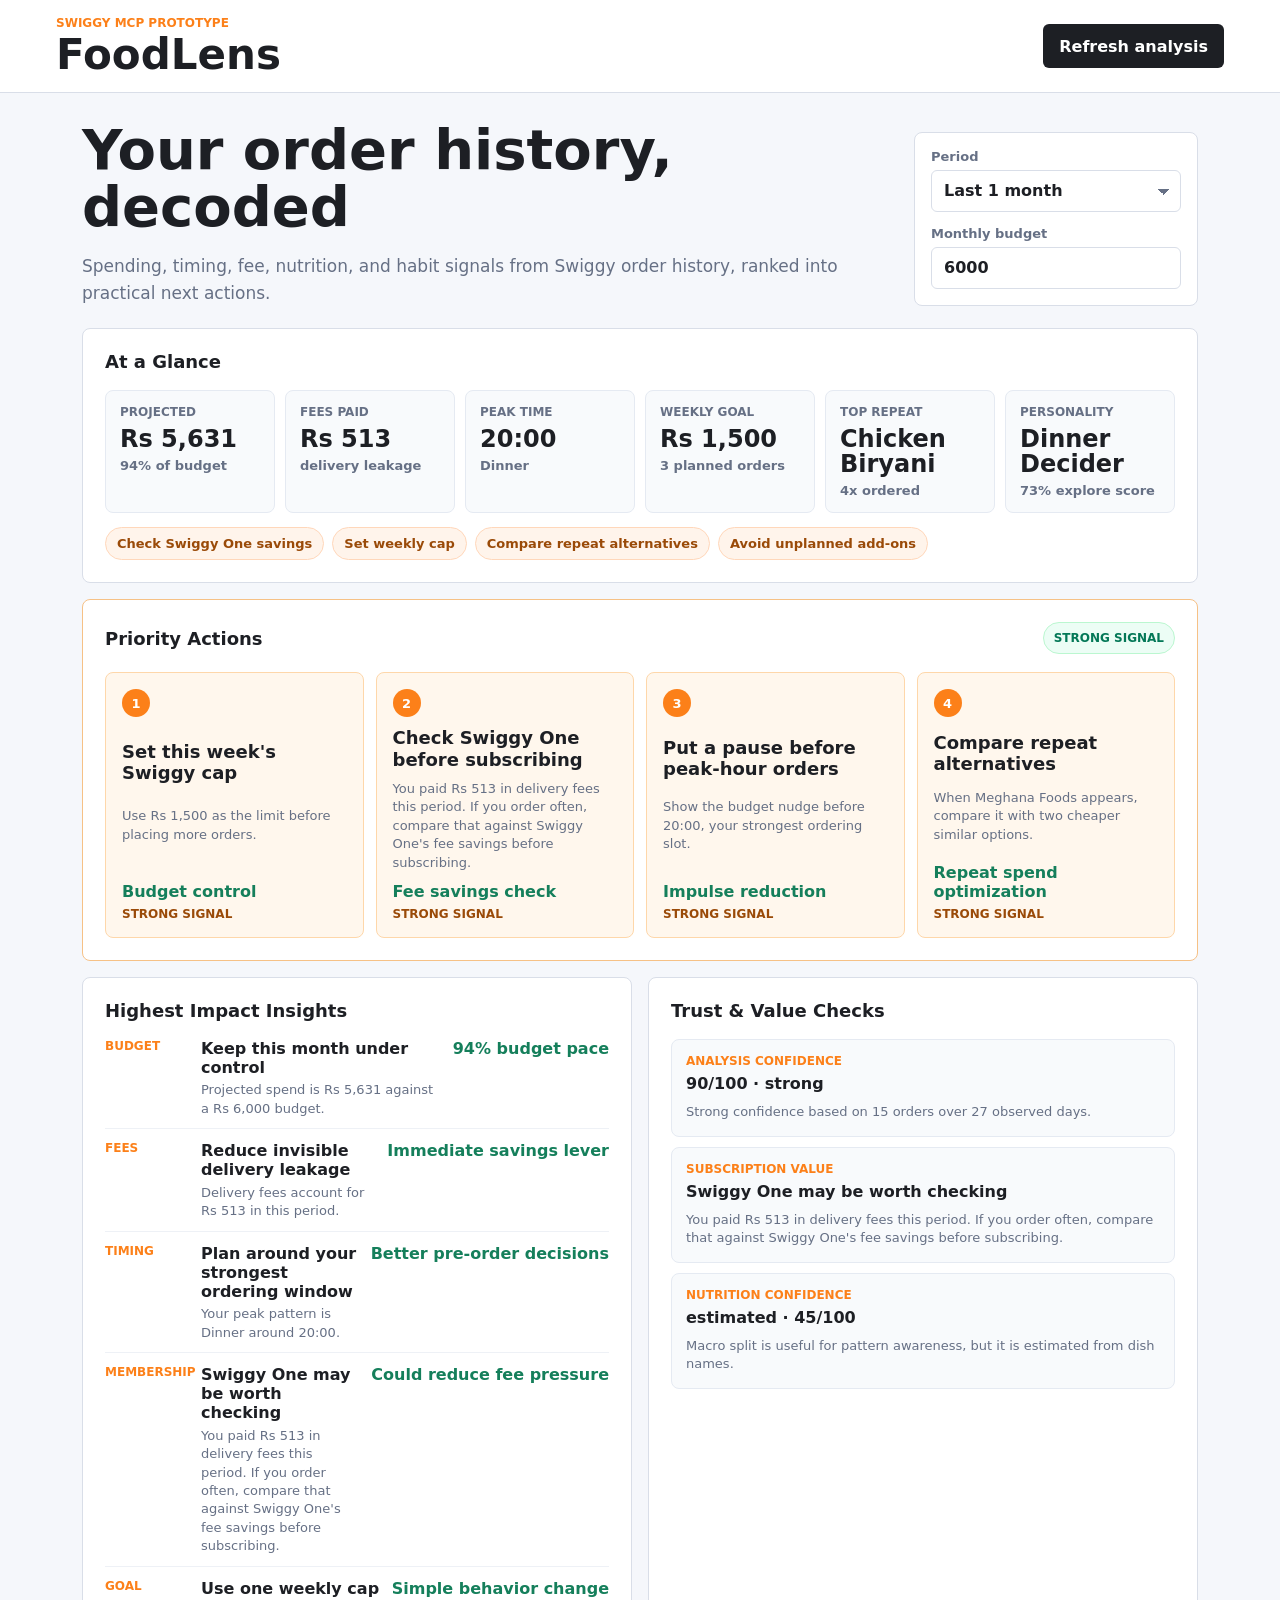
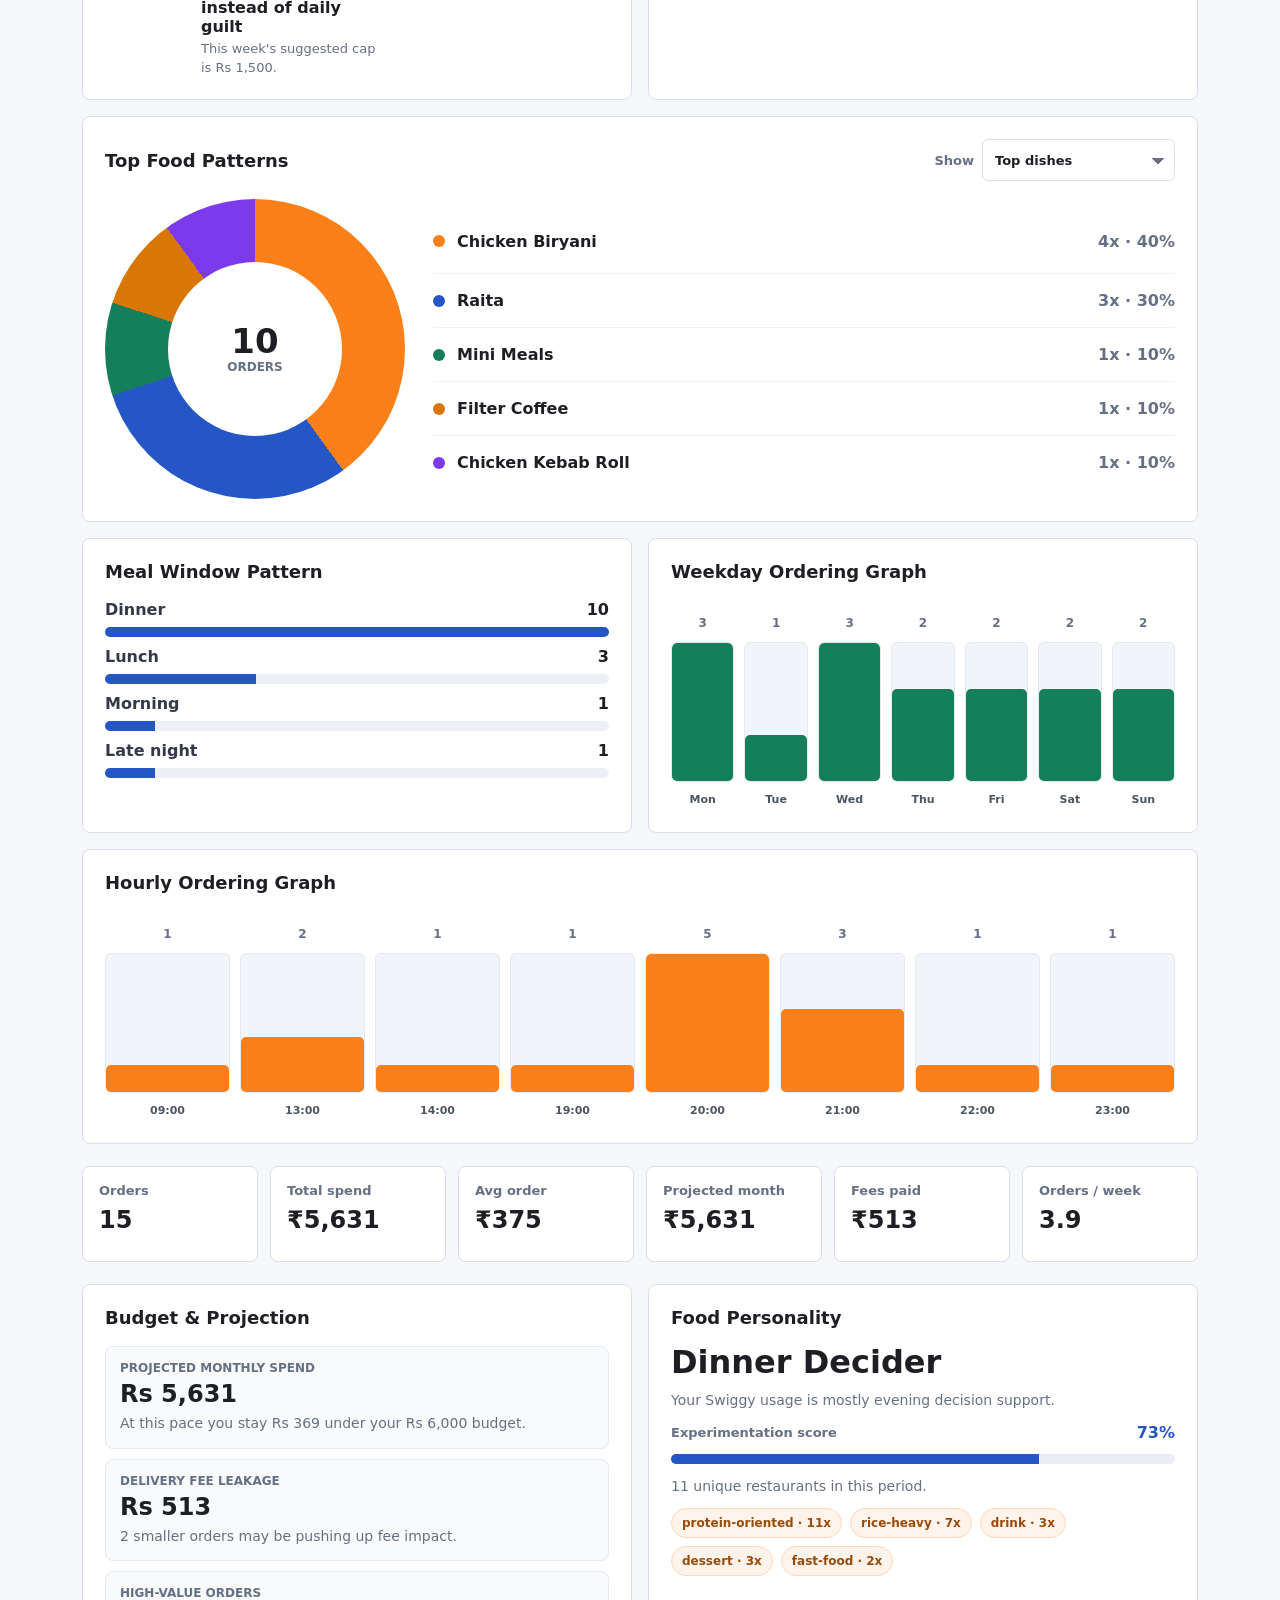
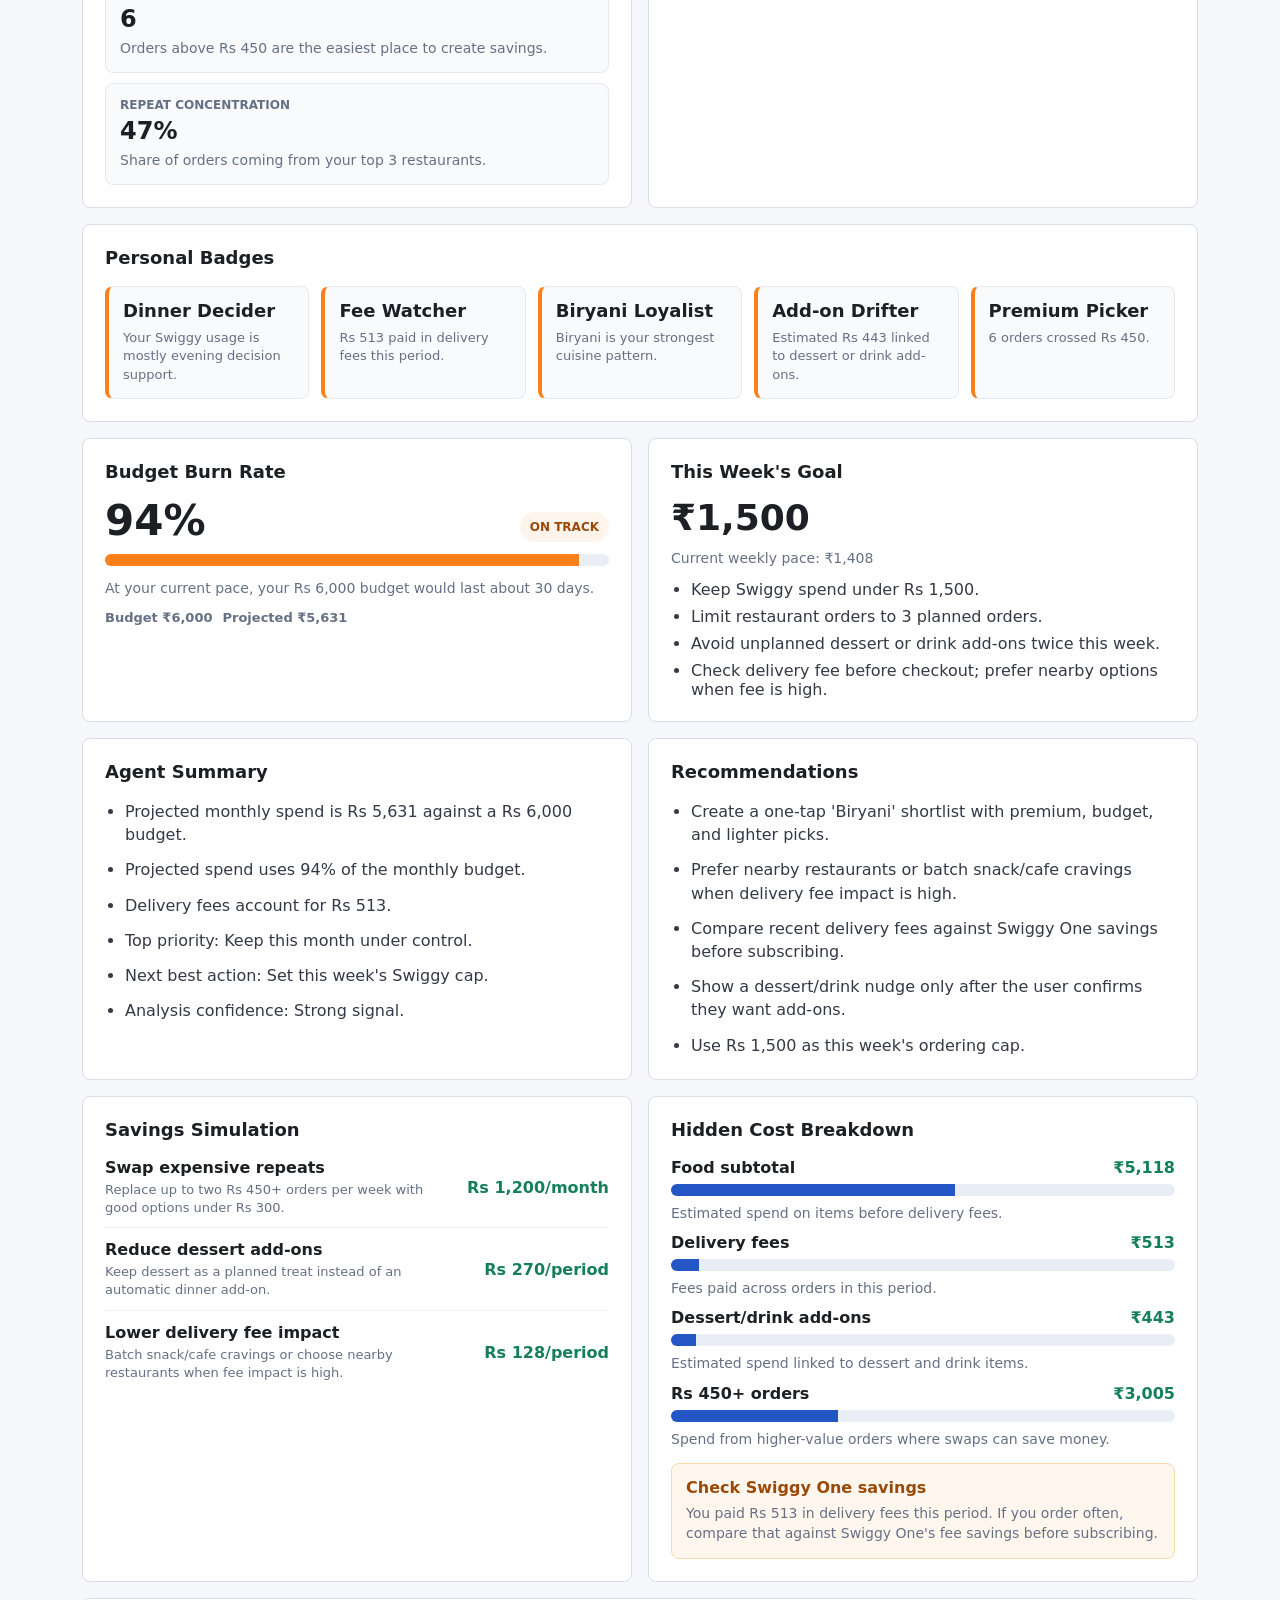
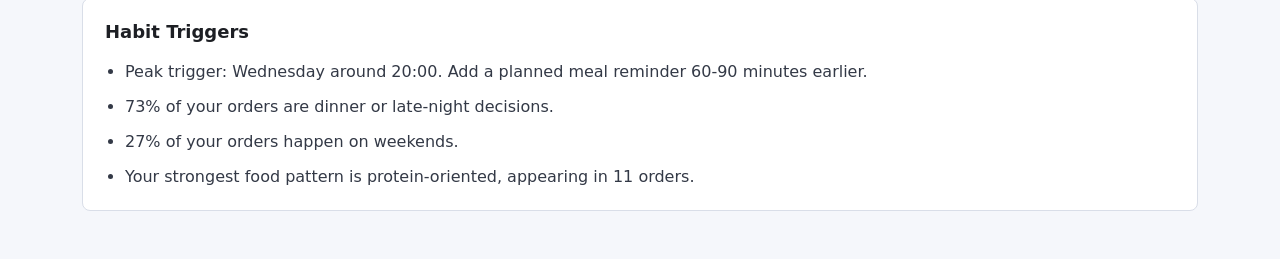
<file: sample_analysis.html>
<!doctype html>
<html lang="en">
  <head>
    <meta charset="utf-8">
    <meta name="viewport" content="width=device-width, initial-scale=1">
    <title>FoodLens Sample Analysis</title>
    <link rel="stylesheet" href="static/styles.css">
  </head>
  <body>
    <header class="topbar">
      <div>
        <p class="eyebrow">Swiggy MCP prototype</p>
        <h1>FoodLens</h1>
      </div>
      <button id="refreshButton">Refresh analysis</button>
    </header>

    <main>
      <section class="summary">
        <div>
          <h2>Your order history, decoded</h2>
          <p>
            Spending, timing, fee, nutrition, and habit signals from Swiggy
            order history, ranked into practical next actions.
          </p>
        </div>
        <div class="control-panel">
          <label>
            <span>Period</span>
            <select id="periodSelector">
              <option value="7">Last 7 days</option>
              <option value="14">Last 2 weeks</option>
              <option value="30" selected>Last 1 month</option>
              <option value="120">Last 4 months</option>
              <option value="180">Last 6 months</option>
            </select>
          </label>
          <label>
            <span>Monthly budget</span>
            <input id="budgetInput" type="number" min="1000" step="500" value="6000">
          </label>
        </div>
      </section>

      <section class="single-panel">
        <article>
          <div class="section-toolbar">
            <h3>At a Glance</h3>
          </div>
          <div id="atAGlance" class="glance-grid"></div>
          <div id="quickActions" class="quick-actions"></div>
        </article>
      </section>

      <section class="single-panel">
        <article class="priority-panel">
          <div class="section-toolbar">
            <h3>Priority Actions</h3>
            <span id="confidencePill" class="confidence-pill"></span>
          </div>
          <div id="priorityActions" class="priority-grid"></div>
        </article>
      </section>

      <section class="grid">
        <article>
          <h3>Highest Impact Insights</h3>
          <div id="prioritizedInsights" class="impact-list"></div>
        </article>
        <article>
          <h3>Trust & Value Checks</h3>
          <div id="trustStack" class="trust-stack"></div>
        </article>
      </section>

      <section class="ranking-panel">
        <article>
          <div class="section-toolbar">
            <h3>Top Food Patterns</h3>
            <label>
              <span>Show</span>
              <select id="rankingSelector">
                <option value="top_dishes">Top dishes</option>
                <option value="top_restaurants">Top restaurants</option>
                <option value="macro_breakdown">Estimated nutrition</option>
              </select>
            </label>
          </div>
          <div id="selectedRanking" class="pie-layout"></div>
        </article>
      </section>

      <section class="grid">
        <article>
          <h3>Meal Window Pattern</h3>
          <div id="timeBuckets" class="bars"></div>
        </article>
        <article>
          <h3>Weekday Ordering Graph</h3>
          <div id="weekdayBreakdown" class="column-chart weekday-chart"></div>
        </article>
      </section>

      <section class="single-panel">
        <article>
          <h3>Hourly Ordering Graph</h3>
          <div id="hourlyBreakdown" class="column-chart"></div>
        </article>
      </section>

      <section class="metrics" id="metrics"></section>

      <section class="grid">
        <article>
          <h3>Budget & Projection</h3>
          <div id="budgetInsights" class="insight-cards"></div>
        </article>
        <article>
          <h3>Food Personality</h3>
          <div id="foodPersonality" class="personality-card"></div>
        </article>
      </section>

      <section class="single-panel">
        <article>
          <h3>Personal Badges</h3>
          <div id="personalBadges" class="badge-grid"></div>
        </article>
      </section>

      <section class="grid">
        <article>
          <h3>Budget Burn Rate</h3>
          <div id="budgetBurn" class="burn-card"></div>
        </article>
        <article>
          <h3>This Week's Goal</h3>
          <div id="weeklyGoal" class="weekly-goal"></div>
        </article>
      </section>

      <section class="grid">
        <article>
          <h3>Agent Summary</h3>
          <ul id="insights" class="text-list"></ul>
        </article>
        <article>
          <h3>Recommendations</h3>
          <ul id="recommendations" class="text-list"></ul>
        </article>
      </section>

      <section class="grid">
        <article>
          <h3>Savings Simulation</h3>
          <div id="savingsOpportunities" class="savings-list"></div>
        </article>
        <article>
          <h3>Hidden Cost Breakdown</h3>
          <div id="hiddenCosts" class="hidden-costs"></div>
          <div id="swiggyOneSuggestion"></div>
        </article>
      </section>

      <section class="single-panel">
        <article>
          <h3>Habit Triggers</h3>
          <ul id="habitTriggers" class="text-list"></ul>
        </article>
      </section>
    </main>

    <script type="application/json" id="sampleAnalysisData">
{
  "period": {
    "label": "Last 1 month",
    "days": 30
  },
  "budget": {
    "monthly_budget": 6000
  },
  "metrics": {
    "order_count": 15,
    "total_spend": 5631,
    "average_order_value": 375,
    "average_delivery_fee": 34,
    "projected_monthly_spend": 5631,
    "delivery_fee_total": 513,
    "days_observed": 27,
    "orders_per_week": 3.9
  },
  "top_dishes": [
    {"name": "Chicken Biryani", "count": 4},
    {"name": "Raita", "count": 3},
    {"name": "Mini Meals", "count": 1},
    {"name": "Filter Coffee", "count": 1},
    {"name": "Chicken Kebab Roll", "count": 1}
  ],
  "top_restaurants": [
    {"name": "Meghana Foods", "count": 5},
    {"name": "A2B", "count": 1},
    {"name": "Empire Restaurant", "count": 1},
    {"name": "Polar Bear", "count": 1},
    {"name": "Third Wave Coffee", "count": 1}
  ],
  "macro_breakdown": [
    {"name": "Protein", "count": 345, "unit": "g"},
    {"name": "Carbs", "count": 1111, "unit": "g"},
    {"name": "Fats", "count": 364, "unit": "g"},
    {"name": "Fiber", "count": 70, "unit": "g"},
    {"name": "Sugar", "count": 270, "unit": "g"}
  ],
  "time_buckets": [
    {"name": "Dinner", "count": 10},
    {"name": "Lunch", "count": 3},
    {"name": "Morning", "count": 1},
    {"name": "Late night", "count": 1}
  ],
  "hourly_breakdown": [
    {"name": "09:00", "count": 1},
    {"name": "13:00", "count": 2},
    {"name": "14:00", "count": 1},
    {"name": "19:00", "count": 1},
    {"name": "20:00", "count": 5},
    {"name": "21:00", "count": 3},
    {"name": "22:00", "count": 1},
    {"name": "23:00", "count": 1}
  ],
  "weekday_breakdown": [
    {"name": "Monday", "count": 3},
    {"name": "Tuesday", "count": 1},
    {"name": "Wednesday", "count": 3},
    {"name": "Thursday", "count": 2},
    {"name": "Friday", "count": 2},
    {"name": "Saturday", "count": 2},
    {"name": "Sunday", "count": 2}
  ],
  "budget_insights": [
    {"title": "Projected monthly spend", "value": "Rs 5,631", "detail": "At this pace you stay Rs 369 under your Rs 6,000 budget."},
    {"title": "Delivery fee leakage", "value": "Rs 513", "detail": "2 smaller orders may be pushing up fee impact."},
    {"title": "High-value orders", "value": "6", "detail": "Orders above Rs 450 are the easiest place to create savings."},
    {"title": "Repeat concentration", "value": "47%", "detail": "Share of orders coming from your top 3 restaurants."}
  ],
  "at_a_glance": [
    {"label": "Projected", "value": "Rs 5,631", "hint": "94% of budget"},
    {"label": "Fees paid", "value": "Rs 513", "hint": "delivery leakage"},
    {"label": "Peak time", "value": "20:00", "hint": "Dinner"},
    {"label": "Weekly goal", "value": "Rs 1,500", "hint": "3 planned orders"},
    {"label": "Top repeat", "value": "Chicken Biryani", "hint": "4x ordered"},
    {"label": "Personality", "value": "Dinner Decider", "hint": "73% explore score"}
  ],
  "budget_burn": {
    "status": "on track",
    "budget_used_percent": 94,
    "monthly_budget": 6000,
    "projected_monthly_spend": 5631,
    "projected_budget_runout_day": 30,
    "detail": "At your current pace, your Rs 6,000 budget would last about 30 days."
  },
  "hidden_costs": [
    {"name": "Food subtotal", "amount": 5118, "detail": "Estimated spend on items before delivery fees."},
    {"name": "Delivery fees", "amount": 513, "detail": "Fees paid across orders in this period."},
    {"name": "Dessert/drink add-ons", "amount": 443, "detail": "Estimated spend linked to dessert and drink items."},
    {"name": "Rs 450+ orders", "amount": 3005, "detail": "Spend from higher-value orders where swaps can save money."}
  ],
  "swiggy_one_suggestion": {
    "title": "Check Swiggy One savings",
    "detail": "You paid Rs 513 in delivery fees this period. If you order often, compare that against Swiggy One's fee savings before subscribing."
  },
  "habit_triggers": [
    "Peak trigger: Wednesday around 20:00. Add a planned meal reminder 60-90 minutes earlier.",
    "73% of your orders are dinner or late-night decisions.",
    "27% of your orders happen on weekends.",
    "Your strongest food pattern is protein-oriented, appearing in 11 orders."
  ],
  "weekly_goal": {
    "title": "This week's goal",
    "budget": 1500,
    "current_pace": 1408,
    "actions": [
      "Keep Swiggy spend under Rs 1,500.",
      "Limit restaurant orders to 3 planned orders.",
      "Avoid unplanned dessert or drink add-ons twice this week.",
      "Check delivery fee before checkout; prefer nearby options when fee is high."
    ]
  },
  "savings_opportunities": [
    {"title": "Swap expensive repeats", "amount": "Rs 1,200/month", "detail": "Replace up to two Rs 450+ orders per week with good options under Rs 300."},
    {"title": "Reduce dessert add-ons", "amount": "Rs 270/period", "detail": "Keep dessert as a planned treat instead of an automatic dinner add-on."},
    {"title": "Lower delivery fee impact", "amount": "Rs 128/period", "detail": "Batch snack/cafe cravings or choose nearby restaurants when fee impact is high."}
  ],
  "personal_badges": [
    {"name": "Dinner Decider", "reason": "Your Swiggy usage is mostly evening decision support."},
    {"name": "Fee Watcher", "reason": "Rs 513 paid in delivery fees this period."},
    {"name": "Biryani Loyalist", "reason": "Biryani is your strongest cuisine pattern."},
    {"name": "Add-on Drifter", "reason": "Estimated Rs 443 linked to dessert or drink add-ons."},
    {"name": "Premium Picker", "reason": "6 orders crossed Rs 450."}
  ],
  "food_personality": {
    "name": "Dinner Decider",
    "detail": "Your Swiggy usage is mostly evening decision support.",
    "experimentation_score": 73,
    "unique_restaurants": 11
  },
  "pattern_tags": [
    {"name": "protein-oriented", "count": 11},
    {"name": "rice-heavy", "count": 7},
    {"name": "drink", "count": 3},
    {"name": "dessert", "count": 3},
    {"name": "fast-food", "count": 2}
  ],
  "data_quality": {
    "status": "strong",
    "score": 90,
    "confidence_label": "Strong signal",
    "summary": "Strong confidence based on 15 orders over 27 observed days."
  },
  "prioritized_insights": [
    {"label": "Budget", "title": "Keep this month under control", "detail": "Projected spend is Rs 5,631 against a Rs 6,000 budget.", "impact": "94% budget pace", "confidence": "Strong signal", "score": 96},
    {"label": "Fees", "title": "Reduce invisible delivery leakage", "detail": "Delivery fees account for Rs 513 in this period.", "impact": "Immediate savings lever", "confidence": "Strong signal", "score": 90},
    {"label": "Timing", "title": "Plan around your strongest ordering window", "detail": "Your peak pattern is Dinner around 20:00.", "impact": "Better pre-order decisions", "confidence": "Strong signal", "score": 82},
    {"label": "Membership", "title": "Swiggy One may be worth checking", "detail": "You paid Rs 513 in delivery fees this period. If you order often, compare that against Swiggy One's fee savings before subscribing.", "impact": "Could reduce fee pressure", "confidence": "Strong signal", "score": 78},
    {"label": "Goal", "title": "Use one weekly cap instead of daily guilt", "detail": "This week's suggested cap is Rs 1,500.", "impact": "Simple behavior change", "confidence": "Strong signal", "score": 76}
  ],
  "next_best_actions": [
    {"title": "Set this week's Swiggy cap", "detail": "Use Rs 1,500 as the limit before placing more orders.", "impact": "Budget control", "confidence": "Strong signal"},
    {"title": "Check Swiggy One before subscribing", "detail": "You paid Rs 513 in delivery fees this period. If you order often, compare that against Swiggy One's fee savings before subscribing.", "impact": "Fee savings check", "confidence": "Strong signal"},
    {"title": "Put a pause before peak-hour orders", "detail": "Show the budget nudge before 20:00, your strongest ordering slot.", "impact": "Impulse reduction", "confidence": "Strong signal"},
    {"title": "Compare repeat alternatives", "detail": "When Meghana Foods appears, compare it with two cheaper similar options.", "impact": "Repeat spend optimization", "confidence": "Strong signal"}
  ],
  "subscription_value": {
    "title": "Swiggy One may be worth checking",
    "detail": "You paid Rs 513 in delivery fees this period. If you order often, compare that against Swiggy One's fee savings before subscribing."
  },
  "nutrition_confidence": {
    "status": "estimated",
    "score": 45,
    "summary": "Macro split is useful for pattern awareness, but it is estimated from dish names."
  },
  "agent_summary": [
    "Projected monthly spend is Rs 5,631 against a Rs 6,000 budget.",
    "Projected spend uses 94% of the monthly budget.",
    "Delivery fees account for Rs 513.",
    "Top priority: Keep this month under control.",
    "Next best action: Set this week's Swiggy cap.",
    "Analysis confidence: Strong signal."
  ],
  "agent_recommendations": [
    "Create a one-tap 'Biryani' shortlist with premium, budget, and lighter picks.",
    "Prefer nearby restaurants or batch snack/cafe cravings when delivery fee impact is high.",
    "Compare recent delivery fees against Swiggy One savings before subscribing.",
    "Show a dessert/drink nudge only after the user confirms they want add-ons.",
    "Use Rs 1,500 as this week's ordering cap."
  ]
}
    </script>
    <script>
      window.FOODLENS_SAMPLE_DATA = JSON.parse(document.getElementById("sampleAnalysisData").textContent);
    </script>
    <script src="static/script.js"></script>
  </body>
</html>
</file>
<file: static/styles.css>
:root {
  color-scheme: light;
  --ink: #1d1f24;
  --muted: #667085;
  --line: #d9dee8;
  --surface: #ffffff;
  --page: #f5f7fb;
  --swiggy: #fc8019;
  --green: #157f5b;
  --blue: #2457c5;
}

* {
  box-sizing: border-box;
}

body {
  margin: 0;
  background: var(--page);
  color: var(--ink);
  font-family: Inter, ui-sans-serif, system-ui, -apple-system, BlinkMacSystemFont, "Segoe UI", sans-serif;
}

.topbar {
  align-items: center;
  background: var(--surface);
  border-bottom: 1px solid var(--line);
  display: flex;
  justify-content: space-between;
  min-height: 84px;
  padding: 16px clamp(18px, 5vw, 56px);
}

.eyebrow {
  color: var(--swiggy);
  font-size: 12px;
  font-weight: 800;
  letter-spacing: 0;
  margin: 0 0 4px;
  text-transform: uppercase;
}

h1,
h2,
h3,
p {
  margin: 0;
}

h1 {
  font-size: clamp(28px, 4vw, 42px);
  line-height: 1;
}

h2 {
  font-size: clamp(28px, 5vw, 56px);
  line-height: 1.02;
  max-width: 760px;
}

h3 {
  font-size: 18px;
  margin-bottom: 18px;
}

button {
  background: var(--ink);
  border: 0;
  border-radius: 6px;
  color: white;
  cursor: pointer;
  font: inherit;
  font-weight: 700;
  min-height: 44px;
  padding: 0 16px;
}

main {
  margin: 0 auto;
  max-width: 1180px;
  padding: 28px clamp(16px, 4vw, 32px) 48px;
}

.summary {
  align-items: end;
  display: grid;
  gap: 24px;
  grid-template-columns: 1fr auto;
  margin-bottom: 22px;
}

.summary p {
  color: var(--muted);
  font-size: 17px;
  line-height: 1.55;
  margin-top: 18px;
  max-width: 760px;
}

.control-panel {
  background: var(--surface);
  border: 1px solid var(--line);
  border-radius: 8px;
  display: grid;
  gap: 14px;
  min-width: 280px;
  padding: 16px;
}

.control-panel label {
  display: grid;
  gap: 6px;
}

.control-panel span {
  color: var(--muted);
  display: block;
  font-size: 13px;
  font-weight: 800;
}

.metrics {
  display: grid;
  gap: 12px;
  grid-template-columns: repeat(6, 1fr);
  margin: 22px 0;
}

article,
.metric {
  background: var(--surface);
  border: 1px solid var(--line);
  border-radius: 8px;
}

.metric {
  min-height: 96px;
  padding: 16px;
}

.metric span {
  color: var(--muted);
  display: block;
  font-size: 13px;
  font-weight: 700;
}

.metric strong {
  display: block;
  font-size: 24px;
  margin-top: 8px;
}

.grid {
  display: grid;
  gap: 16px;
  grid-template-columns: repeat(2, 1fr);
  margin-top: 16px;
}

.single-panel {
  margin-top: 16px;
}

article {
  padding: 22px;
}

.ranking-panel {
  margin-top: 16px;
}

.section-toolbar {
  align-items: center;
  display: flex;
  gap: 16px;
  justify-content: space-between;
  margin-bottom: 18px;
}

.section-toolbar h3 {
  margin-bottom: 0;
}

.section-toolbar label {
  align-items: center;
  color: var(--muted);
  display: inline-flex;
  font-size: 13px;
  font-weight: 800;
  gap: 8px;
}

select {
  appearance: none;
  background:
    linear-gradient(45deg, transparent 50%, var(--muted) 50%),
    linear-gradient(135deg, var(--muted) 50%, transparent 50%),
    var(--surface);
  background-position:
    calc(100% - 16px) 18px,
    calc(100% - 10px) 18px,
    0 0;
  background-repeat: no-repeat;
  background-size: 6px 6px, 6px 6px, 100%;
  border: 1px solid var(--line);
  border-radius: 6px;
  color: var(--ink);
  font: inherit;
  font-weight: 800;
  min-height: 42px;
  min-width: 190px;
  padding: 0 36px 0 12px;
}

input {
  border: 1px solid var(--line);
  border-radius: 6px;
  color: var(--ink);
  font: inherit;
  font-weight: 800;
  min-height: 42px;
  padding: 0 12px;
  width: 100%;
}

.insight-cards,
.savings-list,
.hidden-costs {
  display: grid;
  gap: 10px;
}

.glance-grid {
  display: grid;
  gap: 10px;
  grid-template-columns: repeat(6, 1fr);
}

.glance-card {
  background: #f8fafc;
  border: 1px solid #e5eaf2;
  border-radius: 8px;
  min-height: 108px;
  padding: 14px;
}

.glance-card span {
  color: var(--muted);
  display: block;
  font-size: 12px;
  font-weight: 900;
  text-transform: uppercase;
}

.glance-card strong {
  display: block;
  font-size: clamp(18px, 2vw, 24px);
  line-height: 1.05;
  margin: 8px 0 6px;
  overflow-wrap: anywhere;
}

.glance-card em {
  color: var(--muted);
  display: block;
  font-size: 13px;
  font-style: normal;
  font-weight: 800;
}

.quick-actions {
  display: flex;
  flex-wrap: wrap;
  gap: 8px;
  margin-top: 14px;
}

.quick-actions span {
  background: #fff4eb;
  border: 1px solid #ffd7ba;
  border-radius: 999px;
  color: #9a4a08;
  font-size: 13px;
  font-weight: 900;
  padding: 8px 11px;
}

.priority-panel {
  border-color: #f6c186;
}

.confidence-pill {
  background: #ecfdf5;
  border: 1px solid #bbf7d0;
  border-radius: 999px;
  color: #047857;
  font-size: 12px;
  font-weight: 900;
  padding: 8px 10px;
  text-transform: uppercase;
}

.priority-grid {
  display: grid;
  gap: 12px;
  grid-template-columns: repeat(4, 1fr);
}

.action-card {
  background: #fff7ed;
  border: 1px solid #fed7aa;
  border-radius: 8px;
  display: grid;
  gap: 10px;
  min-height: 190px;
  padding: 16px;
}

.action-card > span {
  align-items: center;
  background: var(--swiggy);
  border-radius: 50%;
  color: #ffffff;
  display: inline-flex;
  font-size: 13px;
  font-weight: 900;
  height: 28px;
  justify-content: center;
  width: 28px;
}

.action-card strong {
  display: block;
  font-size: 18px;
  line-height: 1.18;
}

.action-card p,
.impact-row p,
.trust-card p {
  color: var(--muted);
  font-size: 13px;
  line-height: 1.42;
}

.action-card div {
  align-items: start;
  display: grid;
  gap: 6px;
  margin-top: auto;
}

.action-card em,
.impact-row em {
  color: var(--green);
  font-style: normal;
  font-weight: 900;
}

.action-card small {
  color: #9a4a08;
  font-size: 12px;
  font-weight: 900;
  text-transform: uppercase;
}

.impact-list,
.trust-stack {
  display: grid;
  gap: 10px;
}

.impact-row {
  align-items: start;
  border-top: 1px solid #eef1f6;
  display: grid;
  gap: 12px;
  grid-template-columns: 84px 1fr auto;
  padding-top: 12px;
}

.impact-row:first-child {
  border-top: 0;
  padding-top: 0;
}

.impact-row > span,
.trust-card span {
  color: var(--swiggy);
  font-size: 12px;
  font-weight: 900;
  text-transform: uppercase;
}

.impact-row strong,
.trust-card strong {
  display: block;
  line-height: 1.2;
  margin-bottom: 4px;
}

.trust-card {
  background: #f8fafc;
  border: 1px solid #e5eaf2;
  border-radius: 8px;
  display: grid;
  gap: 6px;
  padding: 14px;
}

.badge-grid {
  display: grid;
  gap: 12px;
  grid-template-columns: repeat(5, 1fr);
}

.personal-badge {
  background: #f8fafc;
  border: 1px solid #e5eaf2;
  border-left: 4px solid var(--swiggy);
  border-radius: 8px;
  min-height: 112px;
  padding: 14px;
}

.personal-badge strong {
  display: block;
  font-size: 18px;
  line-height: 1.1;
  margin-bottom: 8px;
}

.personal-badge p {
  color: var(--muted);
  font-size: 13px;
  line-height: 1.4;
}

.insight-card {
  background: #f8fafc;
  border: 1px solid #e5eaf2;
  border-radius: 8px;
  padding: 14px;
}

.insight-card span {
  color: var(--muted);
  display: block;
  font-size: 12px;
  font-weight: 800;
  text-transform: uppercase;
}

.insight-card strong {
  display: block;
  font-size: 24px;
  margin: 5px 0;
}

.insight-card p,
.personality-card p {
  color: var(--muted);
  font-size: 14px;
  line-height: 1.45;
}

.saving-row {
  align-items: center;
  border-top: 1px solid #eef1f6;
  display: grid;
  gap: 14px;
  grid-template-columns: 1fr auto;
  padding-top: 12px;
}

.saving-row:first-child {
  border-top: 0;
  padding-top: 0;
}

.saving-row span {
  color: var(--muted);
  display: block;
  font-size: 13px;
  line-height: 1.4;
  margin-top: 4px;
}

.saving-row em {
  color: var(--green);
  font-style: normal;
  font-weight: 900;
}

.burn-card,
.weekly-goal {
  display: grid;
  gap: 12px;
}

.burn-header {
  align-items: end;
  display: flex;
  justify-content: space-between;
}

.burn-header strong {
  font-size: 42px;
  line-height: 1;
}

.burn-header span {
  background: #fff4eb;
  border-radius: 999px;
  color: #9a4a08;
  font-size: 12px;
  font-weight: 900;
  padding: 8px 10px;
  text-transform: uppercase;
}

.burn-track,
.cost-track {
  background: #e8edf6;
  border-radius: 999px;
  height: 12px;
  overflow: hidden;
}

.burn-track div {
  background: var(--swiggy);
  height: 100%;
}

.burn-card p,
.weekly-goal p,
.cost-row p,
.swiggy-one p {
  color: var(--muted);
  font-size: 14px;
  line-height: 1.45;
}

.burn-meta {
  color: var(--muted);
  display: flex;
  flex-wrap: wrap;
  font-size: 13px;
  font-weight: 800;
  gap: 10px;
}

.goal-number {
  font-size: 36px;
  font-weight: 900;
  line-height: 1;
}

.weekly-goal ul {
  color: #333946;
  display: grid;
  gap: 8px;
  margin: 0;
  padding-left: 20px;
}

.cost-row {
  display: grid;
  gap: 7px;
}

.cost-label {
  align-items: center;
  display: flex;
  gap: 12px;
  justify-content: space-between;
}

.cost-label em {
  color: var(--green);
  font-style: normal;
  font-weight: 900;
}

.cost-track div {
  background: var(--blue);
  height: 100%;
}

.swiggy-one {
  background: #fff7ed;
  border: 1px solid #fed7aa;
  border-radius: 8px;
  margin-top: 14px;
  padding: 14px;
}

.swiggy-one strong {
  color: #9a4a08;
  display: block;
  margin-bottom: 6px;
}

.personality-card {
  display: grid;
  gap: 12px;
}

.personality-card > strong {
  font-size: 32px;
  line-height: 1;
}

.score-line {
  align-items: center;
  display: flex;
  justify-content: space-between;
}

.score-line span {
  color: var(--muted);
  font-size: 13px;
  font-weight: 800;
}

.score-line em {
  color: var(--blue);
  font-style: normal;
  font-weight: 900;
}

.score-track {
  background: #e8edf6;
  border-radius: 999px;
  height: 10px;
  overflow: hidden;
}

.score-track div {
  background: var(--blue);
  height: 100%;
}

.tag-list {
  display: flex;
  flex-wrap: wrap;
  gap: 8px;
}

.tag-list span {
  background: #fff4eb;
  border: 1px solid #ffd7ba;
  border-radius: 999px;
  color: #9a4a08;
  font-size: 12px;
  font-weight: 800;
  padding: 7px 10px;
}

.text-list {
  color: #333946;
  display: grid;
  gap: 12px;
  line-height: 1.45;
  margin: 0;
  padding-left: 20px;
}

.ranked,
.bars,
.column-chart {
  display: grid;
  gap: 10px;
}

.pie-layout {
  align-items: center;
  display: grid;
  gap: 28px;
  grid-template-columns: minmax(220px, 300px) 1fr;
  min-height: 300px;
}

.donut-chart {
  align-items: center;
  aspect-ratio: 1;
  border-radius: 50%;
  display: flex;
  justify-content: center;
  max-width: 300px;
  position: relative;
  width: 100%;
}

.donut-chart::after {
  background: var(--surface);
  border-radius: 50%;
  content: "";
  height: 58%;
  position: absolute;
  width: 58%;
}

.donut-chart > div {
  display: grid;
  gap: 2px;
  position: relative;
  text-align: center;
  z-index: 1;
}

.donut-chart strong {
  font-size: 34px;
  line-height: 1;
}

.donut-chart span {
  color: var(--muted);
  font-size: 12px;
  font-weight: 800;
  text-transform: uppercase;
}

.pie-legend {
  display: grid;
  gap: 10px;
}

.legend-row {
  align-items: center;
  border-top: 1px solid #eef1f6;
  display: grid;
  gap: 10px;
  grid-template-columns: 14px 1fr auto;
  min-height: 44px;
  padding-top: 10px;
}

.legend-row:first-child {
  border-top: 0;
  padding-top: 0;
}

.legend-row span {
  border-radius: 50%;
  height: 12px;
  width: 12px;
}

.legend-row em {
  color: var(--muted);
  font-style: normal;
  font-weight: 800;
}

.empty-state {
  color: var(--muted);
}

.chart-note {
  color: var(--muted);
  font-size: 13px;
  line-height: 1.4;
  margin-top: 12px;
}

.rank-row {
  align-items: center;
  border-top: 1px solid #eef1f6;
  display: grid;
  gap: 12px;
  grid-template-columns: 34px 1fr auto;
  min-height: 48px;
  padding-top: 10px;
}

.rank-row:first-child {
  border-top: 0;
  padding-top: 0;
}

.rank-row span {
  align-items: center;
  background: #fff4eb;
  border-radius: 50%;
  color: var(--swiggy);
  display: inline-flex;
  font-weight: 800;
  height: 28px;
  justify-content: center;
  width: 28px;
}

.rank-row em {
  color: var(--muted);
  font-style: normal;
  font-weight: 700;
}

.wide-ranked {
  grid-template-columns: repeat(2, minmax(0, 1fr));
}

.bar-row {
  display: grid;
  gap: 8px;
}

.bar-label {
  display: flex;
  justify-content: space-between;
}

.bar-label span {
  color: #333946;
  font-weight: 700;
}

.bar-track {
  background: #ecf0f6;
  border-radius: 999px;
  height: 10px;
  overflow: hidden;
}

.bar-fill {
  background: var(--blue);
  height: 100%;
}

.column-chart {
  align-items: end;
  grid-auto-flow: column;
  grid-auto-columns: minmax(38px, 1fr);
  min-height: 210px;
  overflow-x: auto;
  padding: 4px 0 2px;
}

.column-item {
  align-items: center;
  display: grid;
  gap: 8px;
  grid-template-rows: 22px 140px 18px;
  min-width: 38px;
}

.column-value {
  color: var(--muted);
  font-size: 12px;
  font-weight: 800;
  text-align: center;
}

.column-track {
  align-items: end;
  background: #f1f4f9;
  border: 1px solid #e4e9f2;
  border-radius: 6px;
  display: flex;
  height: 140px;
  overflow: hidden;
  width: 100%;
}

.column-fill {
  background: var(--swiggy);
  border-radius: 5px 5px 0 0;
  min-height: 2px;
  width: 100%;
}

.column-item span {
  color: #4b5563;
  font-size: 11px;
  font-weight: 800;
  text-align: center;
}

.weekday-chart .column-fill {
  background: var(--green);
}

@media (max-width: 960px) {
  .summary,
  .grid {
    grid-template-columns: 1fr;
  }

  .wide-ranked {
    grid-template-columns: 1fr;
  }

  .pie-layout {
    grid-template-columns: 1fr;
  }

  .donut-chart {
    justify-self: center;
  }

  .metrics {
    grid-template-columns: repeat(2, 1fr);
  }

  .glance-grid,
  .badge-grid,
  .priority-grid {
    grid-template-columns: repeat(2, 1fr);
  }

  .topbar {
    align-items: start;
    flex-direction: column;
    gap: 16px;
  }

  .control-panel {
    min-width: 0;
  }
}

@media (max-width: 520px) {
  .metrics {
    grid-template-columns: 1fr;
  }

  .metric {
    min-height: 78px;
  }

  .glance-grid,
  .badge-grid,
  .priority-grid {
    grid-template-columns: 1fr;
  }

  .impact-row {
    grid-template-columns: 1fr;
  }

  .section-toolbar {
    align-items: stretch;
    flex-direction: column;
  }

  .section-toolbar label {
    align-items: stretch;
    flex-direction: column;
  }

  select,
  input {
    width: 100%;
  }
}
</file>
